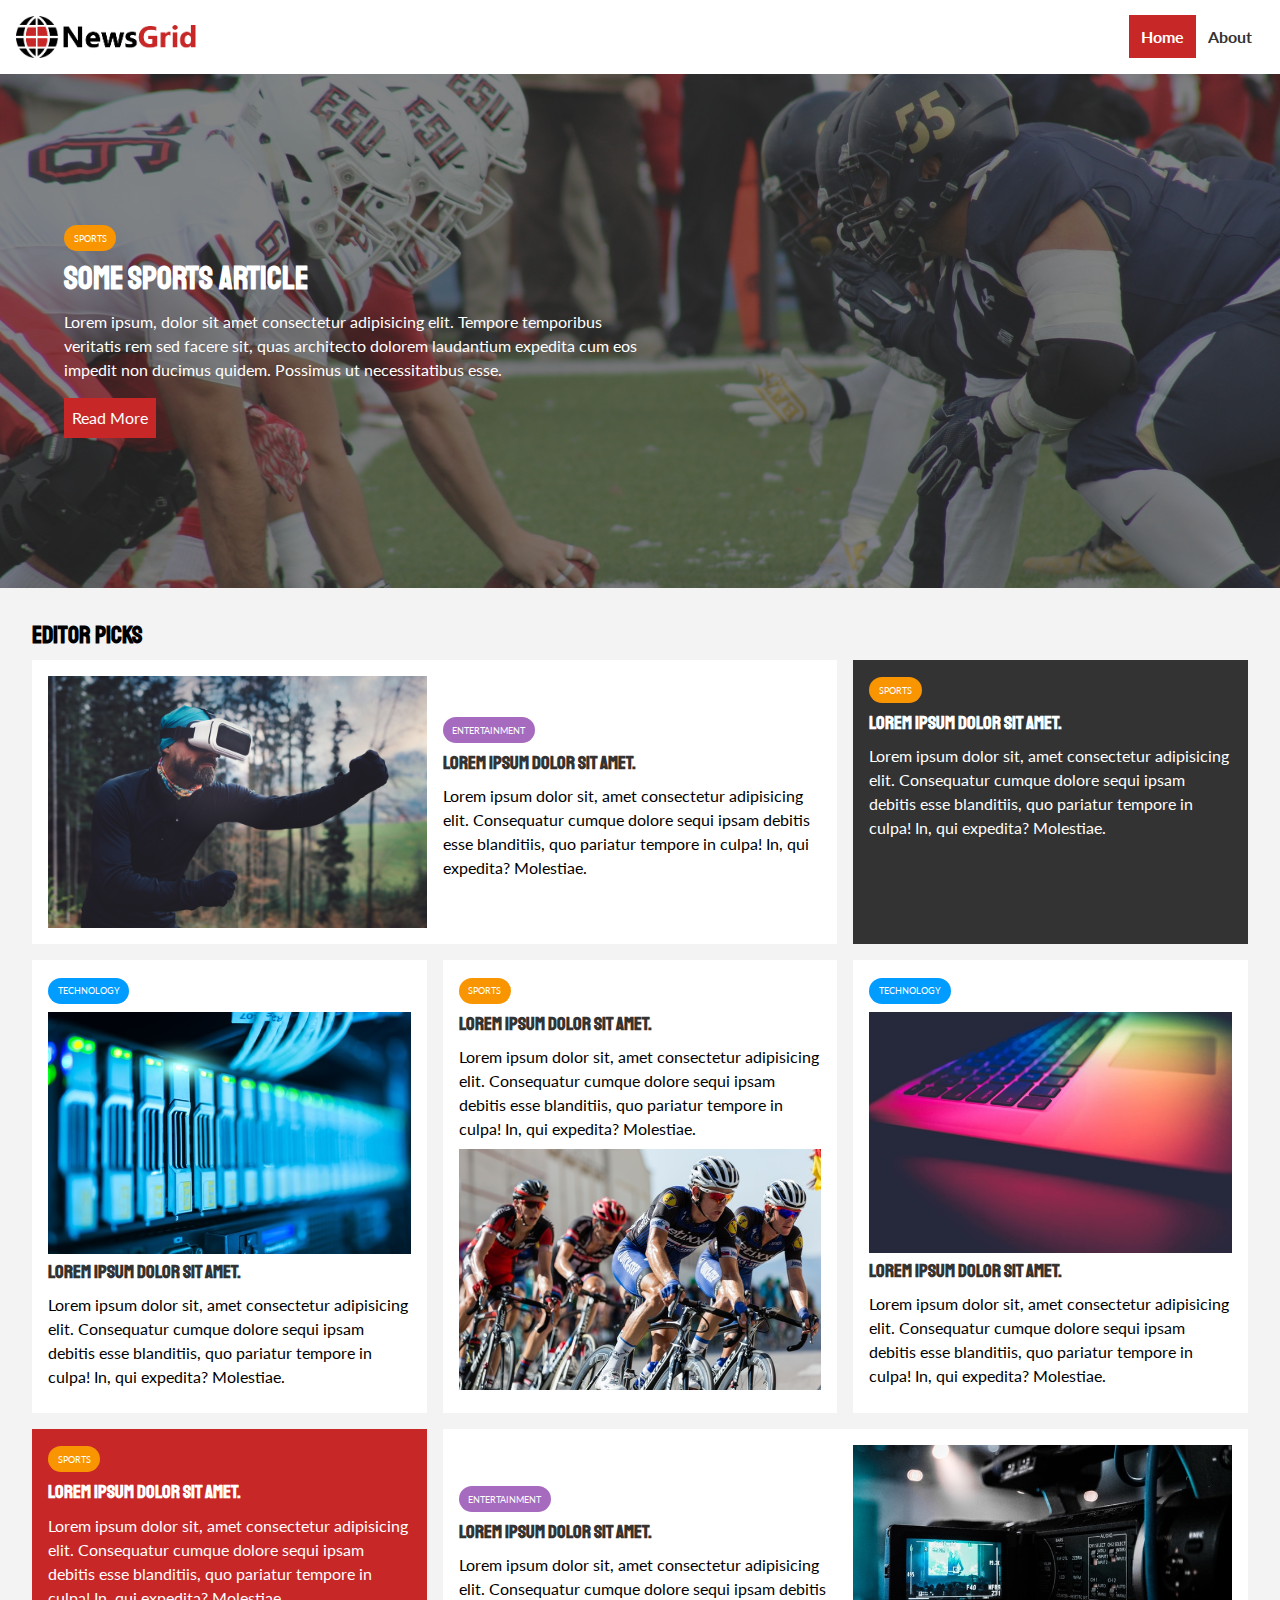
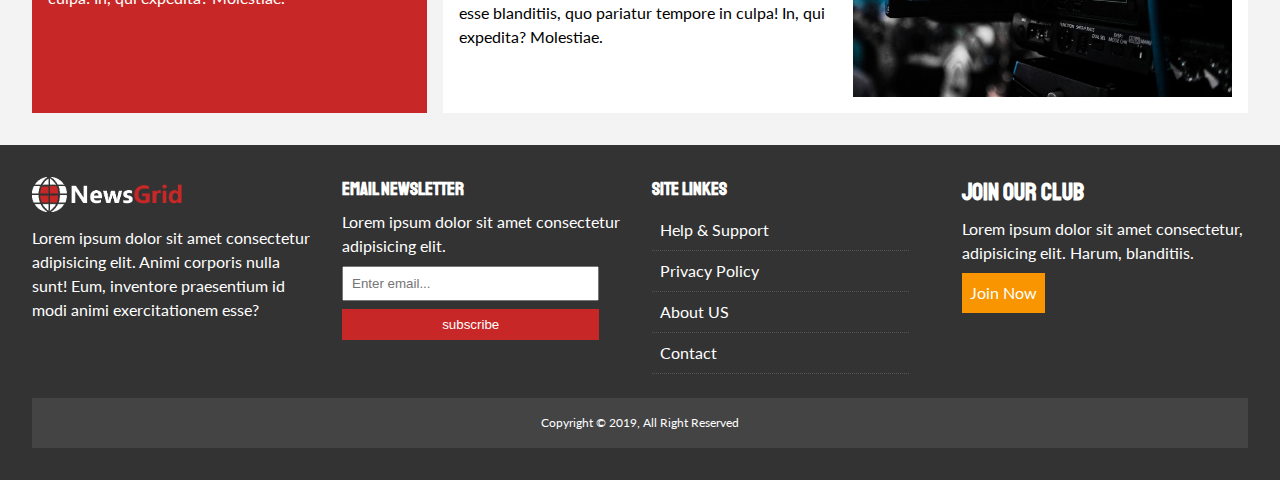
<file: index.html>
<!DOCTYPE html>
<html lang="en">
  <head>
    <meta charset="UTF-8" />
    <meta name="viewport" content="width=device-width, initial-scale=1.0" />
    <link rel="stylesheet" href="css/style.css" />
    <link
      href="https://fonts.googleapis.com/css2?family=Lato&family=Staatliches&display=swap"
      rel="stylesheet"
    />
    <link
      rel="stylesheet"
      media="screen and (max-width: 768px)"
      href="css/mobile.css"
    />
    <link
      rel="stylesheet"
      href="https://use.fontawesome.com/releases/v5.15.1/css/all.css"
      integrity="sha384-vp86vTRFVJgpjF9jiIGPEEqYqlDwgyBgEF109VFjmqGmIY/Y4HV4d3Gp2irVfcrp"
      crossorigin="anonymous"
    />
    <link rel="shortcut icon" type="image/x-icon" href="favicon.ico" />
    <title>NewsGrid | Latest News</title>
  </head>
  <body>
    <nav id="main-nav">
      <div class="container">
        <img src="./img/logo.png" alt="NewsGrid" class="logo" />
        <div class="social">
          <a href="http://facebook.com" target="_blank"
            ><i class="fab fa-facebook fa-2x"></i
          ></a>
          <a href="http://fa-twitter.com" target="_blank"
            ><i class="fab fa-twitter fa-2x"></i
          ></a>
          <a href="http://fa-instagram.com" target="_blank"
            ><i class="fab fa-instagram fa-2x"></i
          ></a>
          <a href="http://youtube.com" target="_blank"
            ><i class="fab fa-youtube fa-2x"></i
          ></a>
        </div>
        <ul>
          <li><a class="current" href="index.html">Home</a></li>
          <li><a href="about.html">About</a></li>
        </ul>
      </div>
    </nav>
    <header id="showcase">
      <div class="container">
        <div class="showcase-container">
          <div class="showcase-content">
            <div class="category category-sports">Sports</div>
            <h1>Some Sports Article</h1>
            <p>
              Lorem ipsum, dolor sit amet consectetur adipisicing elit. Tempore
              temporibus veritatis rem sed facere sit, quas architecto dolorem
              laudantium expedita cum eos impedit non ducimus quidem. Possimus
              ut necessitatibus esse.
            </p>
            <a href="article.html" class="btn btn-primary"> Read More </a>
          </div>
        </div>
      </div>
    </header>

    <!-- Home Articles -->
    <section id="home-articles" class="py-2">
      <div class="container">
        <h2>Editor Picks</h2>
        <div class="article-container">
          <article class="card">
            <img src="img/articles/ent1.jpg" alt="" />
            <div>
              <div class="category category-ent">Entertainment</div>
              <h3><a href="article.html">Lorem ipsum dolor sit amet.</a></h3>
              <p>
                Lorem ipsum dolor sit, amet consectetur adipisicing elit.
                Consequatur cumque dolore sequi ipsam debitis esse blanditiis,
                quo pariatur tempore in culpa! In, qui expedita? Molestiae.
              </p>
            </div>
          </article>
          <article class="card bg-dark">
            <div class="category category-sports">Sports</div>
            <h3><a href="article.html">Lorem ipsum dolor sit amet.</a></h3>
            <p>
              Lorem ipsum dolor sit, amet consectetur adipisicing elit.
              Consequatur cumque dolore sequi ipsam debitis esse blanditiis, quo
              pariatur tempore in culpa! In, qui expedita? Molestiae.
            </p>
          </article>
          <article class="card">
            <div class="category category-tech">Technology</div>
            <img src="img/articles/tech1.jpg" alt="" />
            <h3><a href="article.html">Lorem ipsum dolor sit amet.</a></h3>
            <p>
              Lorem ipsum dolor sit, amet consectetur adipisicing elit.
              Consequatur cumque dolore sequi ipsam debitis esse blanditiis, quo
              pariatur tempore in culpa! In, qui expedita? Molestiae.
            </p>
          </article>
          <article class="card">
            <div class="category category-sports">Sports</div>
            <h3><a href="article.html">Lorem ipsum dolor sit amet.</a></h3>
            <p>
              Lorem ipsum dolor sit, amet consectetur adipisicing elit.
              Consequatur cumque dolore sequi ipsam debitis esse blanditiis, quo
              pariatur tempore in culpa! In, qui expedita? Molestiae.
            </p>
            <img src="img/articles/sports1.jpg" alt="" />
          </article>
          <article class="card">
            <div class="category category-tech">Technology</div>
            <img src="img/articles/tech2.jpg" alt="" />
            <h3><a href="article.html">Lorem ipsum dolor sit amet.</a></h3>
            <p>
              Lorem ipsum dolor sit, amet consectetur adipisicing elit.
              Consequatur cumque dolore sequi ipsam debitis esse blanditiis, quo
              pariatur tempore in culpa! In, qui expedita? Molestiae.
            </p>
          </article>
          <article class="card bg-primary">
            <div class="category category-sports">Sports</div>
            <h3><a href="article.html">Lorem ipsum dolor sit amet.</a></h3>
            <p>
              Lorem ipsum dolor sit, amet consectetur adipisicing elit.
              Consequatur cumque dolore sequi ipsam debitis esse blanditiis, quo
              pariatur tempore in culpa! In, qui expedita? Molestiae.
            </p>
          </article>
          <article class="card">
            <div>
              <div class="category category-ent">Entertainment</div>
              <h3><a href="article.html">Lorem ipsum dolor sit amet.</a></h3>
              <p>
                Lorem ipsum dolor sit, amet consectetur adipisicing elit.
                Consequatur cumque dolore sequi ipsam debitis esse blanditiis,
                quo pariatur tempore in culpa! In, qui expedita? Molestiae.
              </p>
            </div>
            <img src="img/articles/ent2.jpg" alt="" />
          </article>
        </div>
      </div>
    </section>

    <!-- Footer -->
    <footer id="main-footer" class="py-2">
      <div class="container footer-container">
        <div>
          <img src="img/logo_light.png" alt="" />
          <p>
            Lorem ipsum dolor sit amet consectetur adipisicing elit. Animi
            corporis nulla sunt! Eum, inventore praesentium id modi animi
            exercitationem esse?
          </p>
        </div>
        <div>
          <h3>Email Newsletter</h3>
          <p>Lorem ipsum dolor sit amet consectetur adipisicing elit.</p>
          <form name="contact" method="POST" data-netlify="true">
            <input type="email" name="email" placeholder="Enter email..." />
            <input type="submit" value="subscribe" class="btn btn-primary" />
          </form>
        </div>
        <div>
          <h3>Site Linkes</h3>
          <ul class="list">
            <li><a href="#">Help & Support</a></li>
            <li><a href="#">Privacy Policy</a></li>
            <li><a href="#">About US</a></li>
            <li><a href="#">Contact</a></li>
          </ul>
        </div>
        <div>
          <h2>Join Our Club</h2>
          <p>
            Lorem ipsum dolor sit amet consectetur, adipisicing elit. Harum,
            blanditiis.
          </p>
          <a href="#" class="btn btn-secondary">Join Now</a>
        </div>
        <div>
          <p>Copyright &copy; 2019, All Right Reserved</p>
        </div>
      </div>
    </footer>
  </body>
</html>
</file>
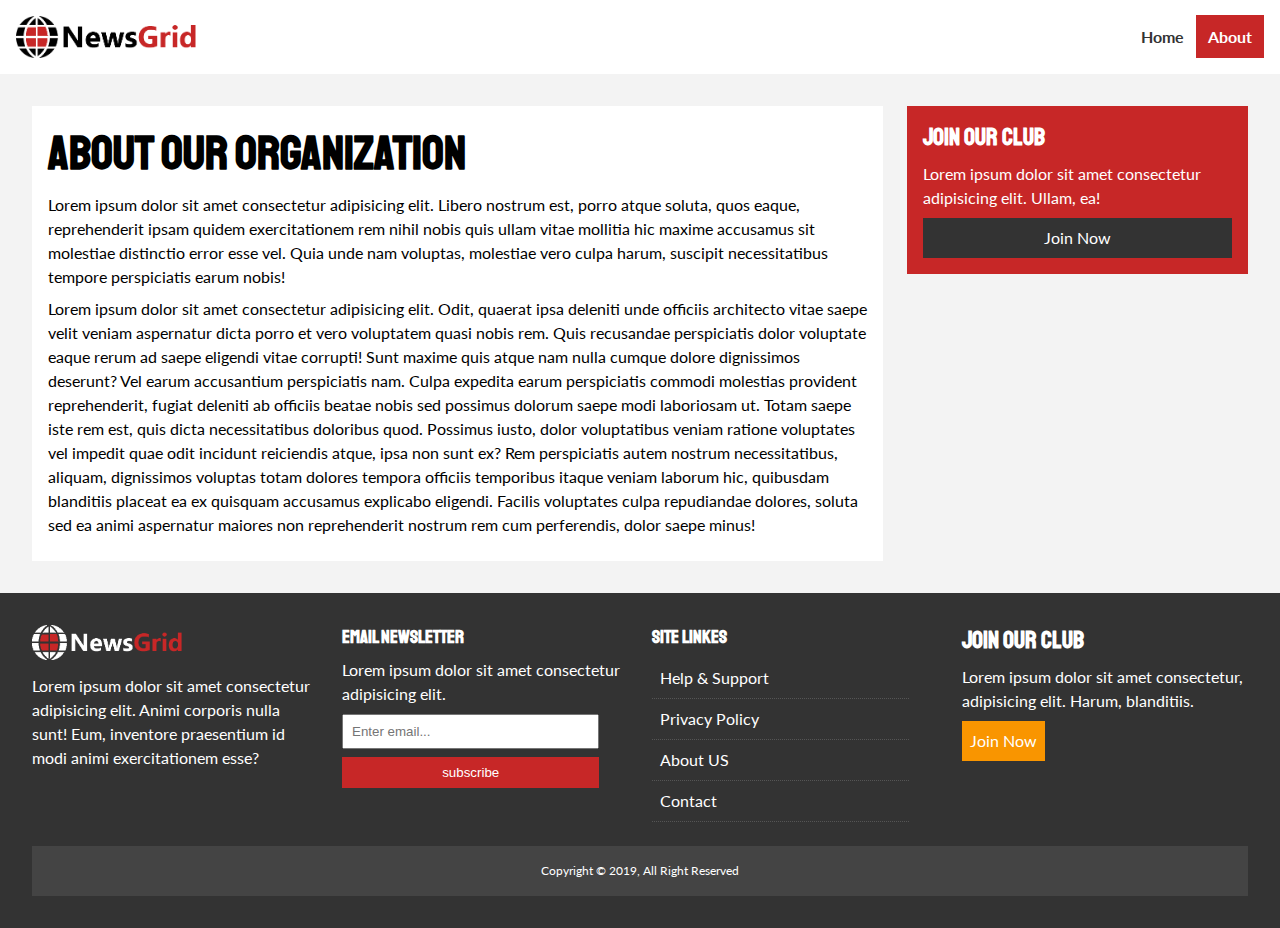
<file: about.html>
<!DOCTYPE html>
<html lang="en">
  <head>
    <meta charset="UTF-8" />
    <meta name="viewport" content="width=device-width, initial-scale=1.0" />
    <link rel="stylesheet" href="css/style.css" />
    <link
      href="https://fonts.googleapis.com/css2?family=Lato&family=Staatliches&display=swap"
      rel="stylesheet"
    />
    <link
      rel="stylesheet"
      media="screen and (max-width: 768px)"
      href="css/mobile.css"
    />
    <link
      rel="stylesheet"
      href="https://use.fontawesome.com/releases/v5.15.1/css/all.css"
      integrity="sha384-vp86vTRFVJgpjF9jiIGPEEqYqlDwgyBgEF109VFjmqGmIY/Y4HV4d3Gp2irVfcrp"
      crossorigin="anonymous"
    />
    <link rel="shortcut icon" type="image/x-icon" href="favicon.ico" />
    <title>NewsGrid | About</title>
  </head>
  <body>
    <nav id="main-nav">
      <div class="container">
        <img src="./img/logo.png" alt="NewsGrid" class="logo" />
        <div class="social">
          <a href="http://facebook.com" target="_blank"
            ><i class="fab fa-facebook fa-2x"></i
          ></a>
          <a href="http://fa-twitter.com" target="_blank"
            ><i class="fab fa-twitter fa-2x"></i
          ></a>
          <a href="http://fa-instagram.com" target="_blank"
            ><i class="fab fa-instagram fa-2x"></i
          ></a>
          <a href="http://youtube.com" target="_blank"
            ><i class="fab fa-youtube fa-2x"></i
          ></a>
        </div>
        <ul>
          <li><a href="index.html">Home</a></li>
          <li><a class="current" href="about.html">About</a></li>
        </ul>
      </div>
    </nav>

    <section id="about">
      <div class="container">
        <div class="page-container">
          <article class="card">
            <h1 class="l-heading">About Our Organization</h1>
            <p>
              Lorem ipsum dolor sit amet consectetur adipisicing elit. Libero
              nostrum est, porro atque soluta, quos eaque, reprehenderit ipsam
              quidem exercitationem rem nihil nobis quis ullam vitae mollitia
              hic maxime accusamus sit molestiae distinctio error esse vel. Quia
              unde nam voluptas, molestiae vero culpa harum, suscipit
              necessitatibus tempore perspiciatis earum nobis!
            </p>
            <p>
              Lorem ipsum dolor sit amet consectetur adipisicing elit. Odit,
              quaerat ipsa deleniti unde officiis architecto vitae saepe velit
              veniam aspernatur dicta porro et vero voluptatem quasi nobis rem.
              Quis recusandae perspiciatis dolor voluptate eaque rerum ad saepe
              eligendi vitae corrupti! Sunt maxime quis atque nam nulla cumque
              dolore dignissimos deserunt? Vel earum accusantium perspiciatis
              nam. Culpa expedita earum perspiciatis commodi molestias provident
              reprehenderit, fugiat deleniti ab officiis beatae nobis sed
              possimus dolorum saepe modi laboriosam ut. Totam saepe iste rem
              est, quis dicta necessitatibus doloribus quod. Possimus iusto,
              dolor voluptatibus veniam ratione voluptates vel impedit quae odit
              incidunt reiciendis atque, ipsa non sunt ex? Rem perspiciatis
              autem nostrum necessitatibus, aliquam, dignissimos voluptas totam
              dolores tempora officiis temporibus itaque veniam laborum hic,
              quibusdam blanditiis placeat ea ex quisquam accusamus explicabo
              eligendi. Facilis voluptates culpa repudiandae dolores, soluta sed
              ea animi aspernatur maiores non reprehenderit nostrum rem cum
              perferendis, dolor saepe minus!
            </p>
          </article>
          <aside class="card bg-primary">
            <h2>Join Our Club</h2>
            <p>
              Lorem ipsum dolor sit amet consectetur adipisicing elit. Ullam,
              ea!
            </p>
            <a href="3" class="btn btn-dark btn-block">Join Now</a>
          </aside>
        </div>
      </div>
    </section>
    <!-- Footer -->
    <footer id="main-footer" class="py-2">
      <div class="container footer-container">
        <div>
          <img src="img/logo_light.png" alt="" />
          <p>
            Lorem ipsum dolor sit amet consectetur adipisicing elit. Animi
            corporis nulla sunt! Eum, inventore praesentium id modi animi
            exercitationem esse?
          </p>
        </div>
        <div>
          <h3>Email Newsletter</h3>
          <p>Lorem ipsum dolor sit amet consectetur adipisicing elit.</p>
          <form name="contact" method="POST" data-netlify="true">
            <input type="email" name="email" placeholder="Enter email..." />
            <input type="submit" value="subscribe" class="btn btn-primary" />
          </form>
        </div>
        <div>
          <h3>Site Linkes</h3>
          <ul class="list">
            <li><a href="#">Help & Support</a></li>
            <li><a href="#">Privacy Policy</a></li>
            <li><a href="#">About US</a></li>
            <li><a href="#">Contact</a></li>
          </ul>
        </div>
        <div>
          <h2>Join Our Club</h2>
          <p>
            Lorem ipsum dolor sit amet consectetur, adipisicing elit. Harum,
            blanditiis.
          </p>
          <a href="#" class="btn btn-secondary">Join Now</a>
        </div>
        <div>
          <p>Copyright &copy; 2019, All Right Reserved</p>
        </div>
      </div>
    </footer>
  </body>
</html>
</file>
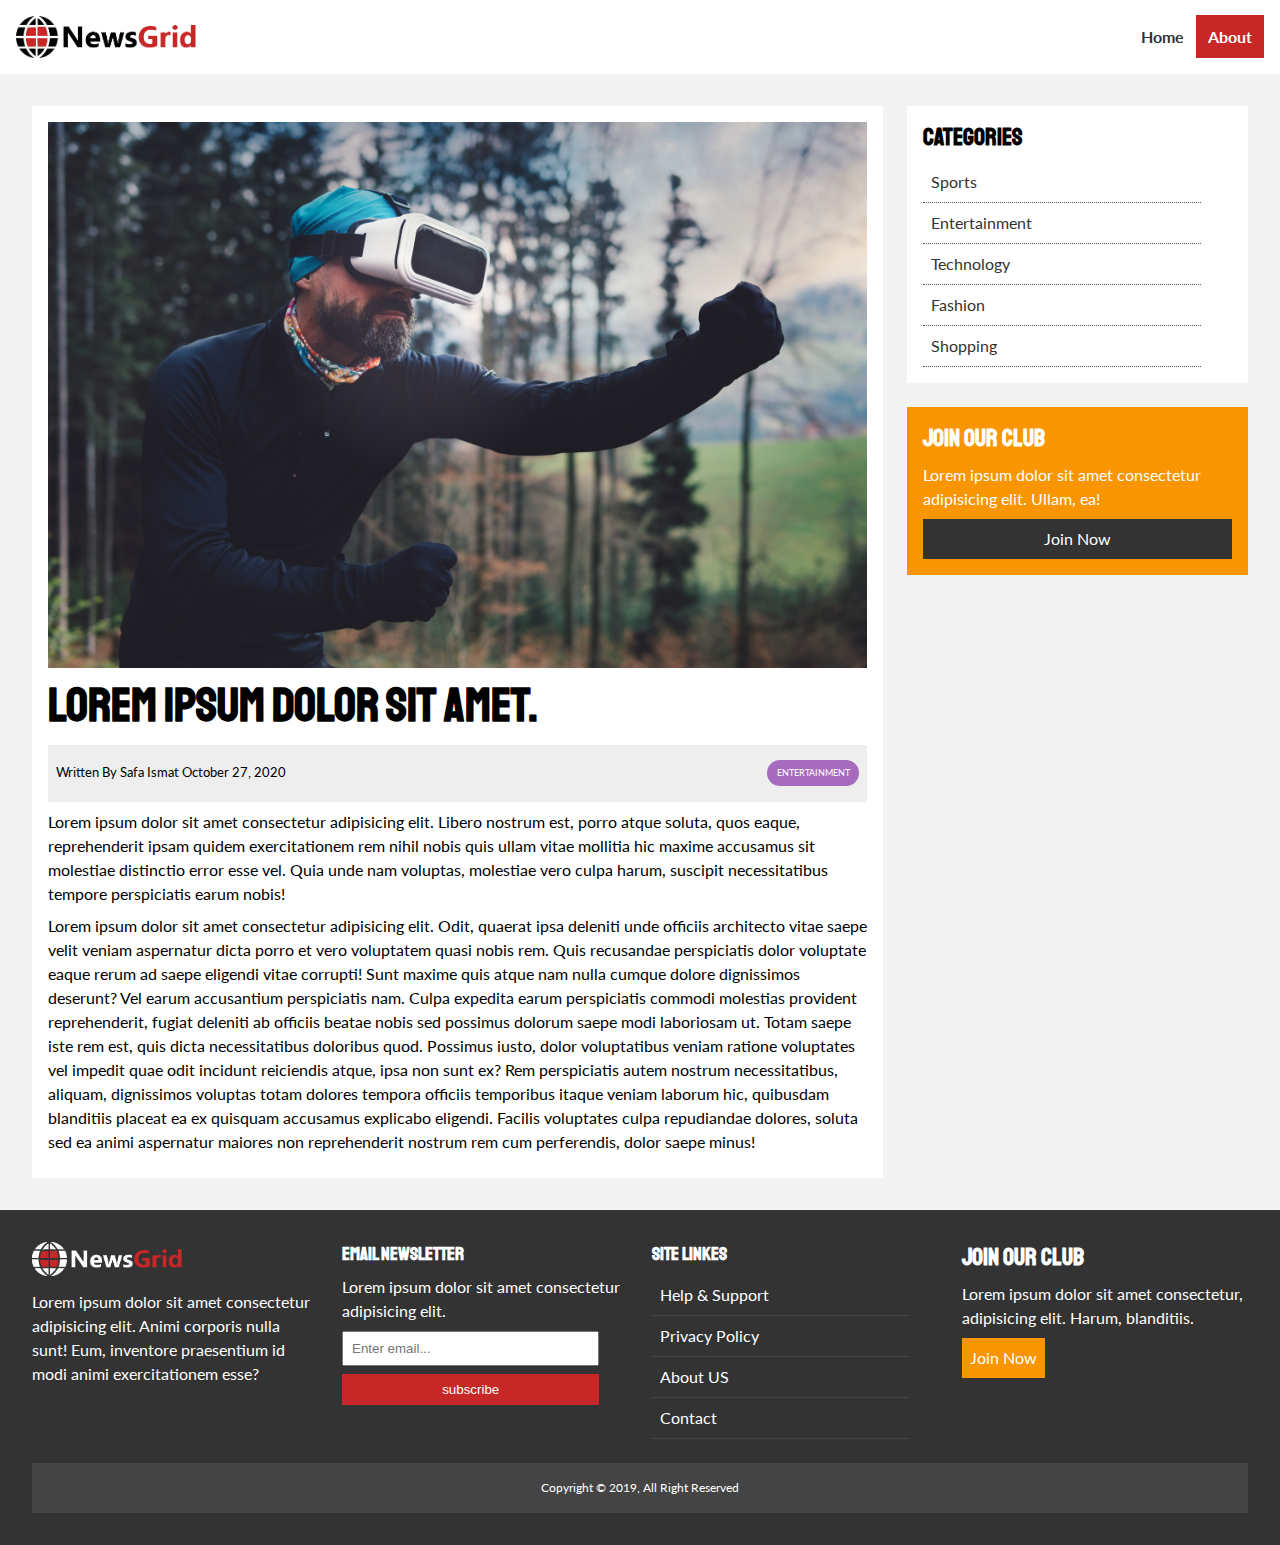
<file: article.html>
<!DOCTYPE html>
<html lang="en">
  <head>
    <meta charset="UTF-8" />
    <meta name="viewport" content="width=device-width, initial-scale=1.0" />
    <link rel="stylesheet" href="css/style.css" />
    <link
      href="https://fonts.googleapis.com/css2?family=Lato&family=Staatliches&display=swap"
      rel="stylesheet"
    />
    <link
      rel="stylesheet"
      media="screen and (max-width: 768px)"
      href="css/mobile.css"
    />
    <link
      rel="stylesheet"
      href="https://use.fontawesome.com/releases/v5.15.1/css/all.css"
      integrity="sha384-vp86vTRFVJgpjF9jiIGPEEqYqlDwgyBgEF109VFjmqGmIY/Y4HV4d3Gp2irVfcrp"
      crossorigin="anonymous"
    />
    <link rel="shortcut icon" type="image/x-icon" href="favicon.ico" />
    <title>NewsGrid | Latest News</title>
  </head>
  <body>
    <nav id="main-nav">
      <div class="container">
        <img src="./img/logo.png" alt="NewsGrid" class="logo" />
        <div class="social">
          <a href="http://facebook.com" target="_blank"
            ><i class="fab fa-facebook fa-2x"></i
          ></a>
          <a href="http://fa-twitter.com" target="_blank"
            ><i class="fab fa-twitter fa-2x"></i
          ></a>
          <a href="http://fa-instagram.com" target="_blank"
            ><i class="fab fa-instagram fa-2x"></i
          ></a>
          <a href="http://youtube.com" target="_blank"
            ><i class="fab fa-youtube fa-2x"></i
          ></a>
        </div>
        <ul>
          <li><a href="index.html">Home</a></li>
          <li><a class="current" href="about.html">About</a></li>
        </ul>
      </div>
    </nav>

    <section id="article">
      <div class="container">
        <div class="page-container">
          <article class="card">
            <img src="img/articles/ent1.jpg" alt="" />
            <h1 class="l-heading">Lorem ipsum dolor sit amet.</h1>
            <div class="meta">
              <small>
                <i class="fas fa-user"></i> Written By Safa Ismat October 27,
                2020
              </small>
              <div class="category category-ent">Entertainment</div>
            </div>
            <p>
              Lorem ipsum dolor sit amet consectetur adipisicing elit. Libero
              nostrum est, porro atque soluta, quos eaque, reprehenderit ipsam
              quidem exercitationem rem nihil nobis quis ullam vitae mollitia
              hic maxime accusamus sit molestiae distinctio error esse vel. Quia
              unde nam voluptas, molestiae vero culpa harum, suscipit
              necessitatibus tempore perspiciatis earum nobis!
            </p>
            <p>
              Lorem ipsum dolor sit amet consectetur adipisicing elit. Odit,
              quaerat ipsa deleniti unde officiis architecto vitae saepe velit
              veniam aspernatur dicta porro et vero voluptatem quasi nobis rem.
              Quis recusandae perspiciatis dolor voluptate eaque rerum ad saepe
              eligendi vitae corrupti! Sunt maxime quis atque nam nulla cumque
              dolore dignissimos deserunt? Vel earum accusantium perspiciatis
              nam. Culpa expedita earum perspiciatis commodi molestias provident
              reprehenderit, fugiat deleniti ab officiis beatae nobis sed
              possimus dolorum saepe modi laboriosam ut. Totam saepe iste rem
              est, quis dicta necessitatibus doloribus quod. Possimus iusto,
              dolor voluptatibus veniam ratione voluptates vel impedit quae odit
              incidunt reiciendis atque, ipsa non sunt ex? Rem perspiciatis
              autem nostrum necessitatibus, aliquam, dignissimos voluptas totam
              dolores tempora officiis temporibus itaque veniam laborum hic,
              quibusdam blanditiis placeat ea ex quisquam accusamus explicabo
              eligendi. Facilis voluptates culpa repudiandae dolores, soluta sed
              ea animi aspernatur maiores non reprehenderit nostrum rem cum
              perferendis, dolor saepe minus!
            </p>
          </article>
          <aside id="categories" class="card">
            <h2>Categories</h2>
            <ul class="list">
              <li>
                <a href="#"><i class="fas fa-chevron-right"></i>Sports</a>
              </li>
              <li>
                <a href="#"
                  ><i class="fas fa-chevron-right"></i>Entertainment</a
                >
              </li>
              <li>
                <a href="#"><i class="fas fa-chevron-right"></i>Technology</a>
              </li>
              <li>
                <a href="#"><i class="fas fa-chevron-right"></i>Fashion</a>
              </li>
              <li>
                <a href="#"><i class="fas fa-chevron-right"></i>Shopping</a>
              </li>
            </ul>
          </aside>

          <aside class="card bg-secondary">
            <h2>Join Our Club</h2>
            <p>
              Lorem ipsum dolor sit amet consectetur adipisicing elit. Ullam,
              ea!
            </p>
            <a href="3" class="btn btn-dark btn-block">Join Now</a>
          </aside>
        </div>
      </div>
    </section>
    <!-- Footer -->
    <footer id="main-footer" class="py-2">
      <div class="container footer-container">
        <div>
          <img src="img/logo_light.png" alt="" />
          <p>
            Lorem ipsum dolor sit amet consectetur adipisicing elit. Animi
            corporis nulla sunt! Eum, inventore praesentium id modi animi
            exercitationem esse?
          </p>
        </div>
        <div>
          <h3>Email Newsletter</h3>
          <p>Lorem ipsum dolor sit amet consectetur adipisicing elit.</p>
          <form name="contact" method="POST" data-netlify="true">
            <input type="email" name="email" placeholder="Enter email..." />
            <input type="submit" value="subscribe" class="btn btn-primary" />
          </form>
        </div>
        <div>
          <h3>Site Linkes</h3>
          <ul class="list">
            <li><a href="#">Help & Support</a></li>
            <li><a href="#">Privacy Policy</a></li>
            <li><a href="#">About US</a></li>
            <li><a href="#">Contact</a></li>
          </ul>
        </div>
        <div>
          <h2>Join Our Club</h2>
          <p>
            Lorem ipsum dolor sit amet consectetur, adipisicing elit. Harum,
            blanditiis.
          </p>
          <a href="#" class="btn btn-secondary">Join Now</a>
        </div>
        <div>
          <p>Copyright &copy; 2019, All Right Reserved</p>
        </div>
      </div>
    </footer>
  </body>
</html>
</file>
<file: css/style.css>
:root {
  --primary-color: #c72727;
  --secondry-color: #f99500;
  --light-color: #f3f3f3;
  --dark-color: #333;
  --max-width: 1100;
}

.category {
  --sport-color: #f99500;
  --ent-color: #a66bbe;
  --tech-color: #009cff;
}

* {
  padding: 0;
  margin: 0;
  box-sizing: border-box;
}

body {
  font-family: "Lato", sans-serif;
  line-height: 1.5;
  background: var(--light-color);
}

a {
  color: #333;
  text-decoration: none;
}

ul {
  list-style: none;
}

p {
  margin: 0.5rem 0;
}
img {
  width: 100%;
}

h1,
h2,
h3,
h4,
h5,
h6 {
  font-family: "Staatliches", cursive;
  margin-bottom: 0.55rem;
  line-height: 1.3;
}

/* Utility */
.container {
  max-width: var(--max-width);
  margin: auto;
  padding: 0 2rem;
  overflow: hidden;
}

.category {
  display: inline-block;
  color: #fff;
  font-size: 0.55rem;
  text-transform: uppercase;
  padding: 0.4rem 0.6rem;
  border-radius: 15px;
  margin-bottom: 0.5rem;
}

.category-sports {
  background: var(--sport-color);
}
.category-ent {
  background: var(--ent-color);
}
.category-tech {
  background: var(--tech-color);
}

.btn {
  display: inline-block;
  border: none;
  background: var(--dark-color);
  color: #fff;
  padding: 0.5rem;
}

.btn-light {
  background: var(--light-color);
}
.btn-primary {
  background: var(--primary-color);
}
.btn-secondary {
  background: var(--secondry-color);
}

.btn-block {
  display: block;
  width: 100%;
  text-align: center;
}

.btn:hover {
  opacity: 0.9;
}
.card {
  background: #fff;
  padding: 1rem;
}

.bg-dark {
  background: var(--dark-color);
  color: #fff;
}
.bg-primary {
  background: var(--primary-color);
  color: #fff;
}
.bg-secondary {
  background: var(--secondry-color);
  color: #fff;
}

.bg-dark h1,
.bg-dark h2,
.bg-dark h3,
.bg-dark a,
.bg-primary h1,
.bg-primary h2,
.bg-primary h3,
.bg-primary a,
.bg-secondary h1,
.bg-secondary h2,
.bg-secondary h3,
.bg-secondary a {
  color: #fff;
}

.py-1 {
  padding: 1.5rem 0;
}
.py-2 {
  padding: 2rem 0;
}
.py-3 {
  padding: 3rem 0;
}
.p-1 {
  padding: 1.5rem;
}
.p-2 {
  padding: 2rem;
}
.p-3 {
  padding: 3rem;
}

.l-heading {
  font-size: 3rem;
}
/* Navbar */
#main-nav {
  background: #fff;
  position: sticky;
  top: 0;
  z-index: 2;
}

.list li {
  padding: 0.5rem;
  border-bottom: #555 dotted 1px;
  width: 90%;
}

.list li a:hover {
  color: var(--primary-color) !important;
}

/* Inner Page Grid Container */
.page-container {
  display: Grid;
  grid-template-columns: 5fr 2fr;
  margin: 2rem 0;
  grid-gap: 1.5rem;
}

.page-container > *:first-child {
  grid-row: 1 / span 3;
}

#main-nav .container {
  display: grid;
  grid-template-columns: 6fr 3fr 2fr;
  padding: 1rem;
  align-items: center;
}

#main-nav .logo {
  width: 180px;
}

#main-nav ul {
  justify-self: end;
  display: flex;
}

#main-nav ul li a {
  padding: 0.75rem;
  font-weight: bold;
}

#main-nav ul li a.current {
  background: var(--primary-color);
  color: #fff;
}

#main-nav ul li a:hover {
  background: var(--light-color);
  color: var(--dark-color);
}

#main-nav .social {
  justify-self: center;
}

#main-nav .social i {
  color: #777;
  margin-right: 0.5rem;
}

/* Showcase */
#showcase {
  color: #fff;
  background: #333;
  padding: 2rem;
  position: relative;
}

#showcase:before {
  content: "";
  background: url("../img/featured.jpg") no-repeat center center/cover;
  position: absolute;
  top: 0;
  left: 0;
  width: 100%;
  height: 100%;
  opacity: 0.4;
}

#showcase .showcase-container {
  display: grid;
  grid-template-columns: repeat(2, 1fr);
  justify-content: center;
  align-items: center;
  height: 50vh;
}

#showcase .showcase-content {
  z-index: 1;
}

#showcase .showcase-content p {
  margin-bottom: 1rem;
}

/* Article */
#home-articles .article-container {
  display: grid;
  grid-template-columns: repeat(3, 1fr);
  grid-gap: 1rem;
}

#home-articles .article-container > *:first-child,
#home-articles .article-container > *:last-child {
  display: grid;
  grid-template-columns: repeat(2, 1fr);
  grid-gap: 1rem;
  grid-column: 1 / span 2;
  align-items: center;
}

#home-articles .article-container > *:last-child {
  grid-column: 2 / span 2;
}

#article .meta {
  display: flex;
  justify-content: space-between;
  align-items: center;
  background: #eee;
  padding: 0.5rem;
}

#article .meta .category {
  margin-top: 0.4rem;
}

/* Footer */
#main-footer {
  background: var(--dark-color);
  color: #fff;
}

#main-footer img {
  width: 150px;
}

#main-footer a {
  color: #fff;
}

#main-footer .footer-container {
  display: grid;
  grid-template-columns: repeat(4, 1fr);
  grid-gap: 1.5rem;
}

#main-footer .footer-container > *:last-child {
  background: #444;
  grid-column: 1 / span 4;
  padding: 0.5rem;
  text-align: center;
  font-size: 00.75rem;
}

#main-footer .footer-container input[type="email"] {
  width: 90%;
  padding: 0.5rem;
  margin-bottom: 0.5rem;
}

#main-footer .footer-container input[type="submit"] {
  width: 90%;
}
</file>
<file: css/mobile.css>
/* Navigation */
#main-nav .social {
  display: none;
}

#main-nav .container {
  grid-template-columns: 1fr;
  grid-gap: 1.2rem;
}

#main-nav ul,
#main-nav .logo {
  justify-self: center;
}

#main-nav ul li a {
  padding: 0.5rem;
}

#home-articles .article-container {
  grid-template-columns: repeat(2, 1fr);
}

#home-articles .article-container > *:first-child,
#home-articles .article-container > *:last-child {
  grid-template-columns: 1fr;
  grid-column: 1;
}

@media (max-width: 600px) {
  #showcase .showcase-container,
  #home-articles .article-container,
  #main-footer .footer-container {
    grid-template-columns: 1fr;
  }
  #main-footer .footer-container > *:last-child {
    grid-column: 1;
  }

  #main-footer .footer-container > *:first-child,
  #main-footer .footer-container > *:nth-child(2) {
    border-bottom: #444 dotted 1px;
    padding-bottom: 1rem;
  }

  .page-container {
    grid-template-columns: 1fr;
    text-align: center;
  }

  .page-container > *:first-child {
    grid-row: 1;
  }
  .l-headin {
    font-size: 2rem;
  }
}
</file>
